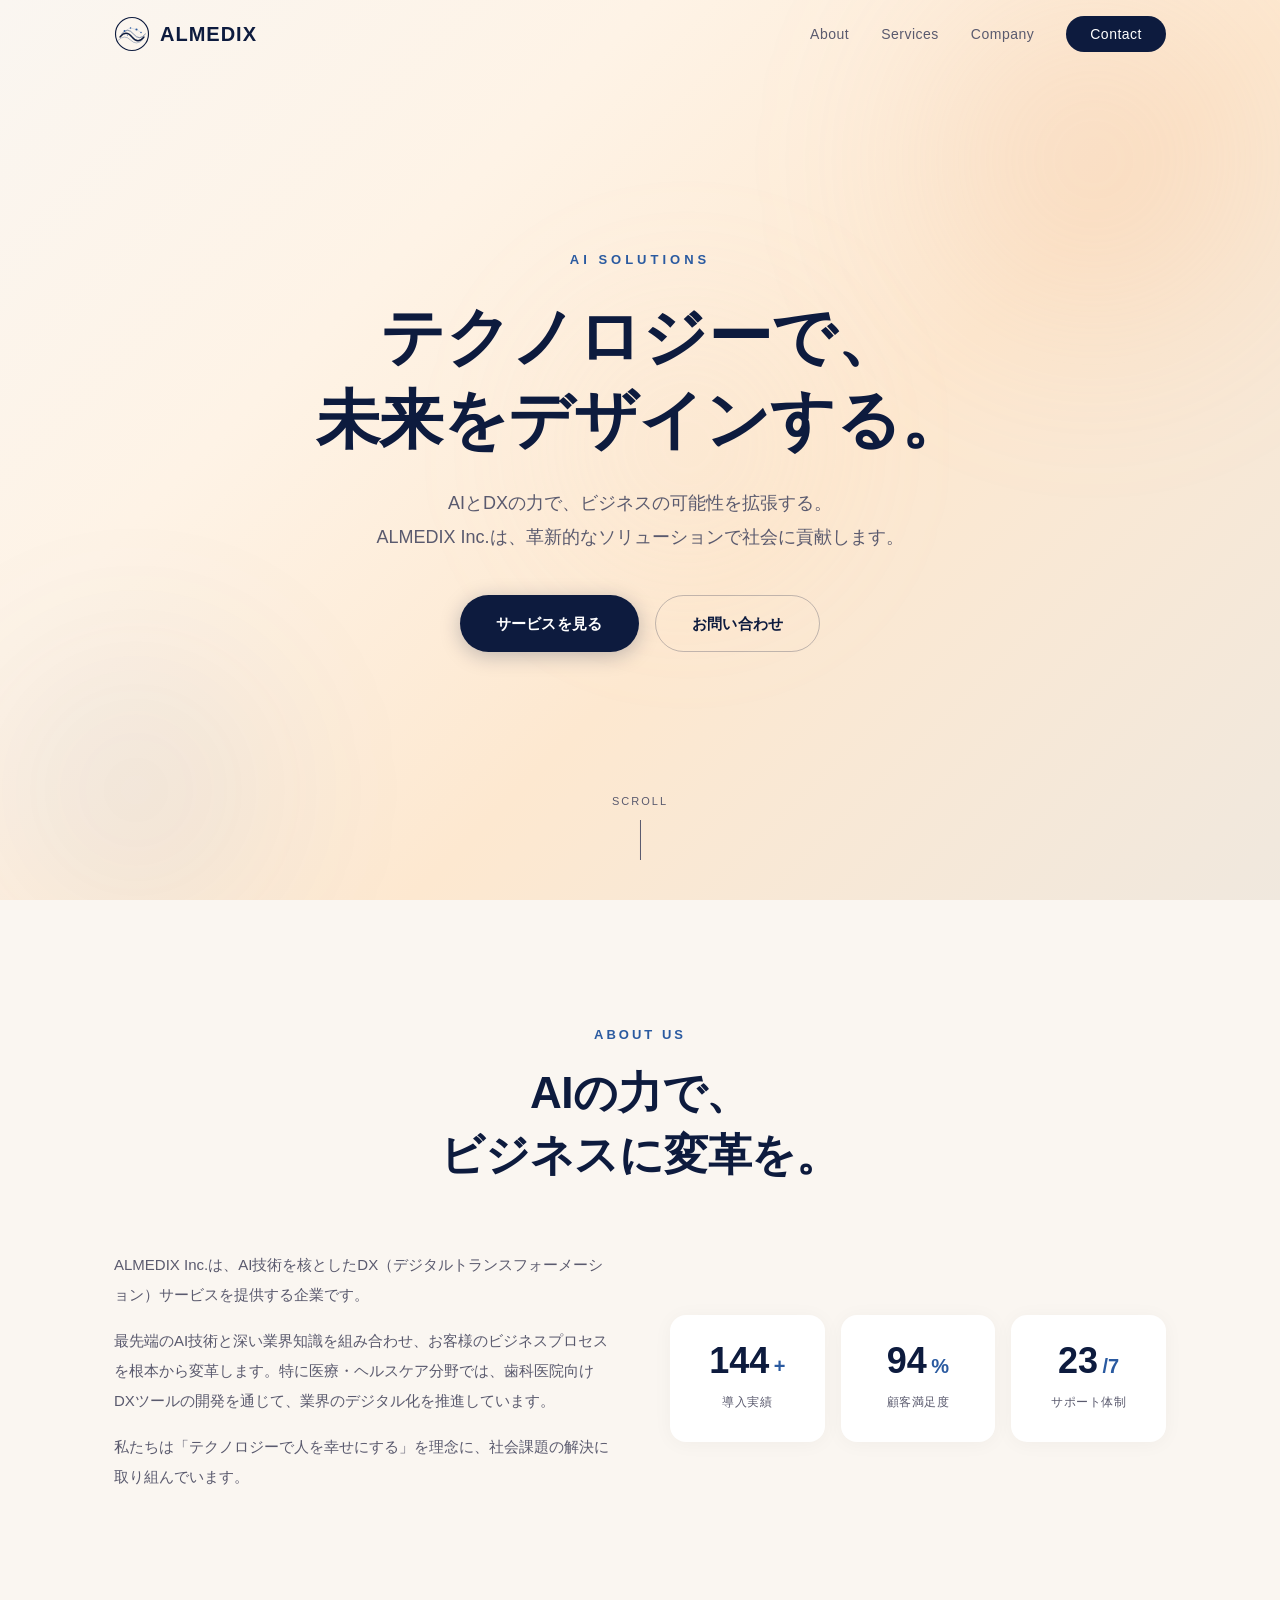
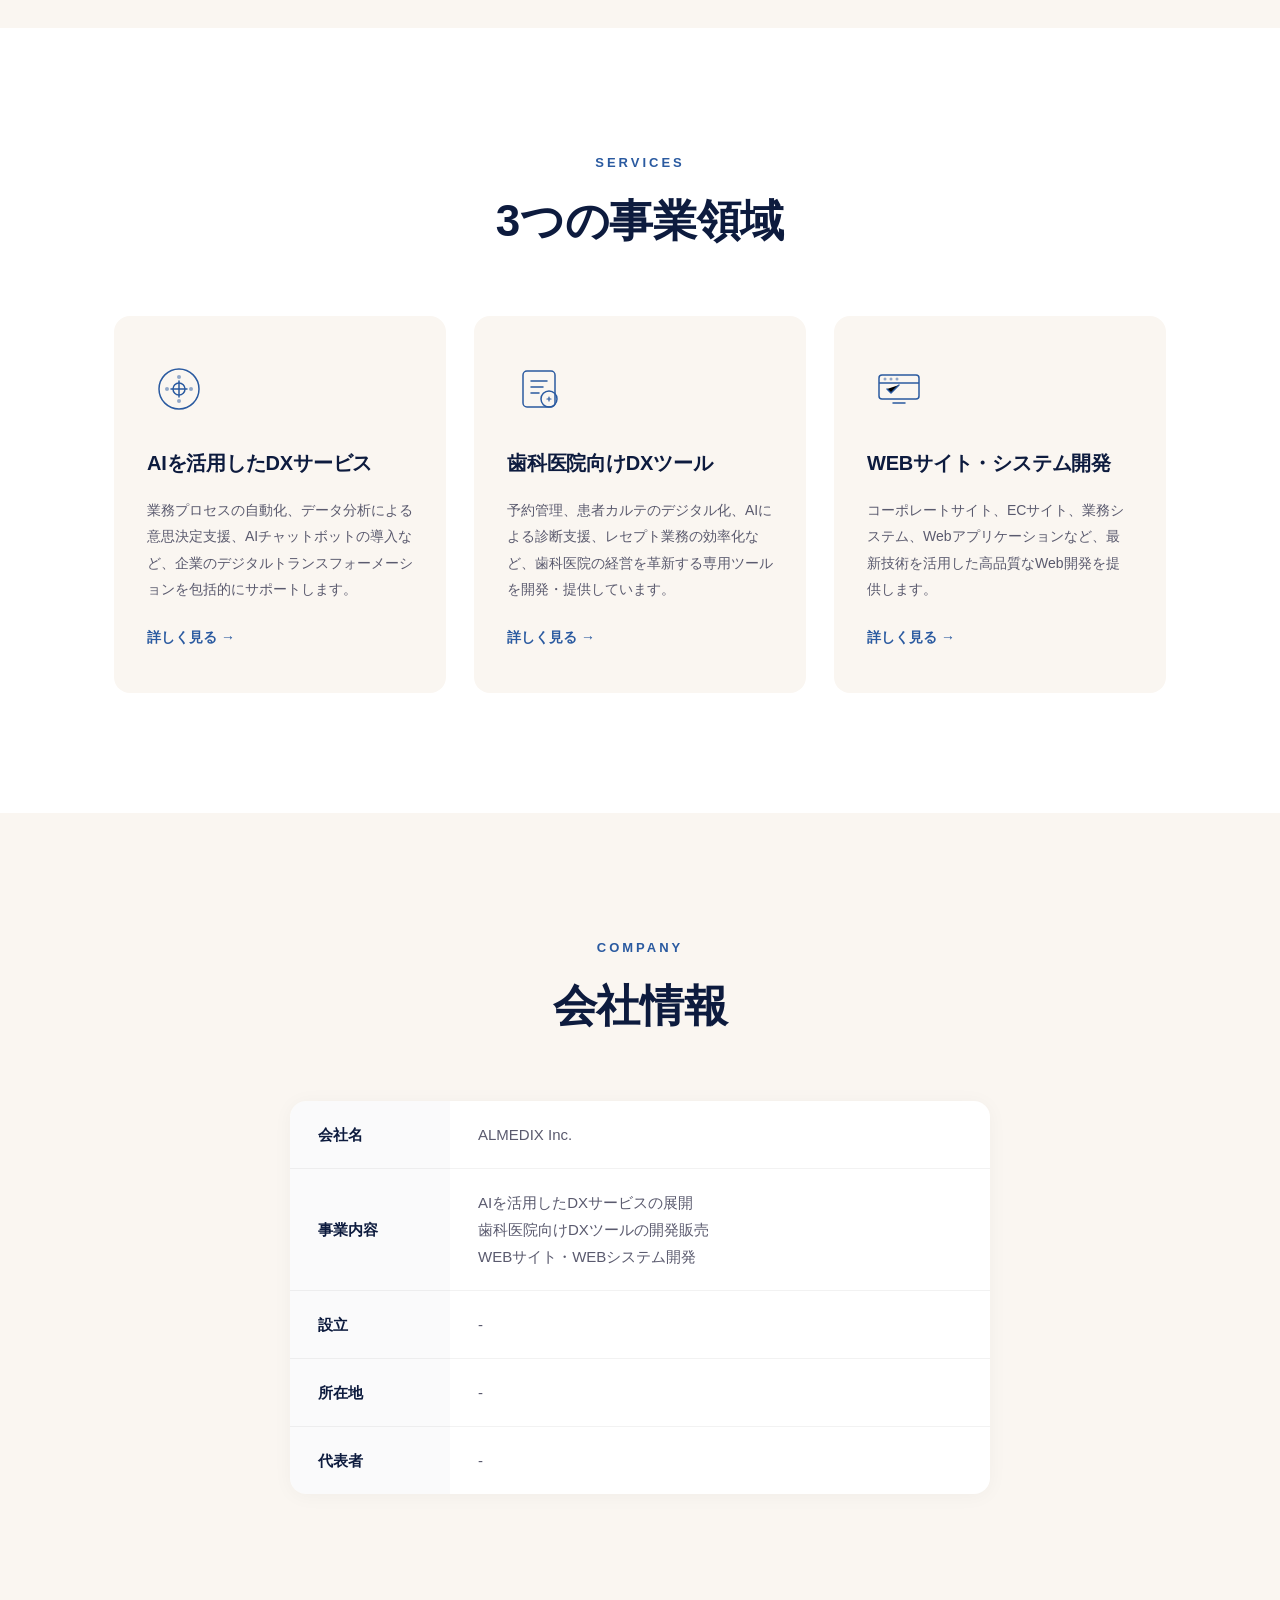
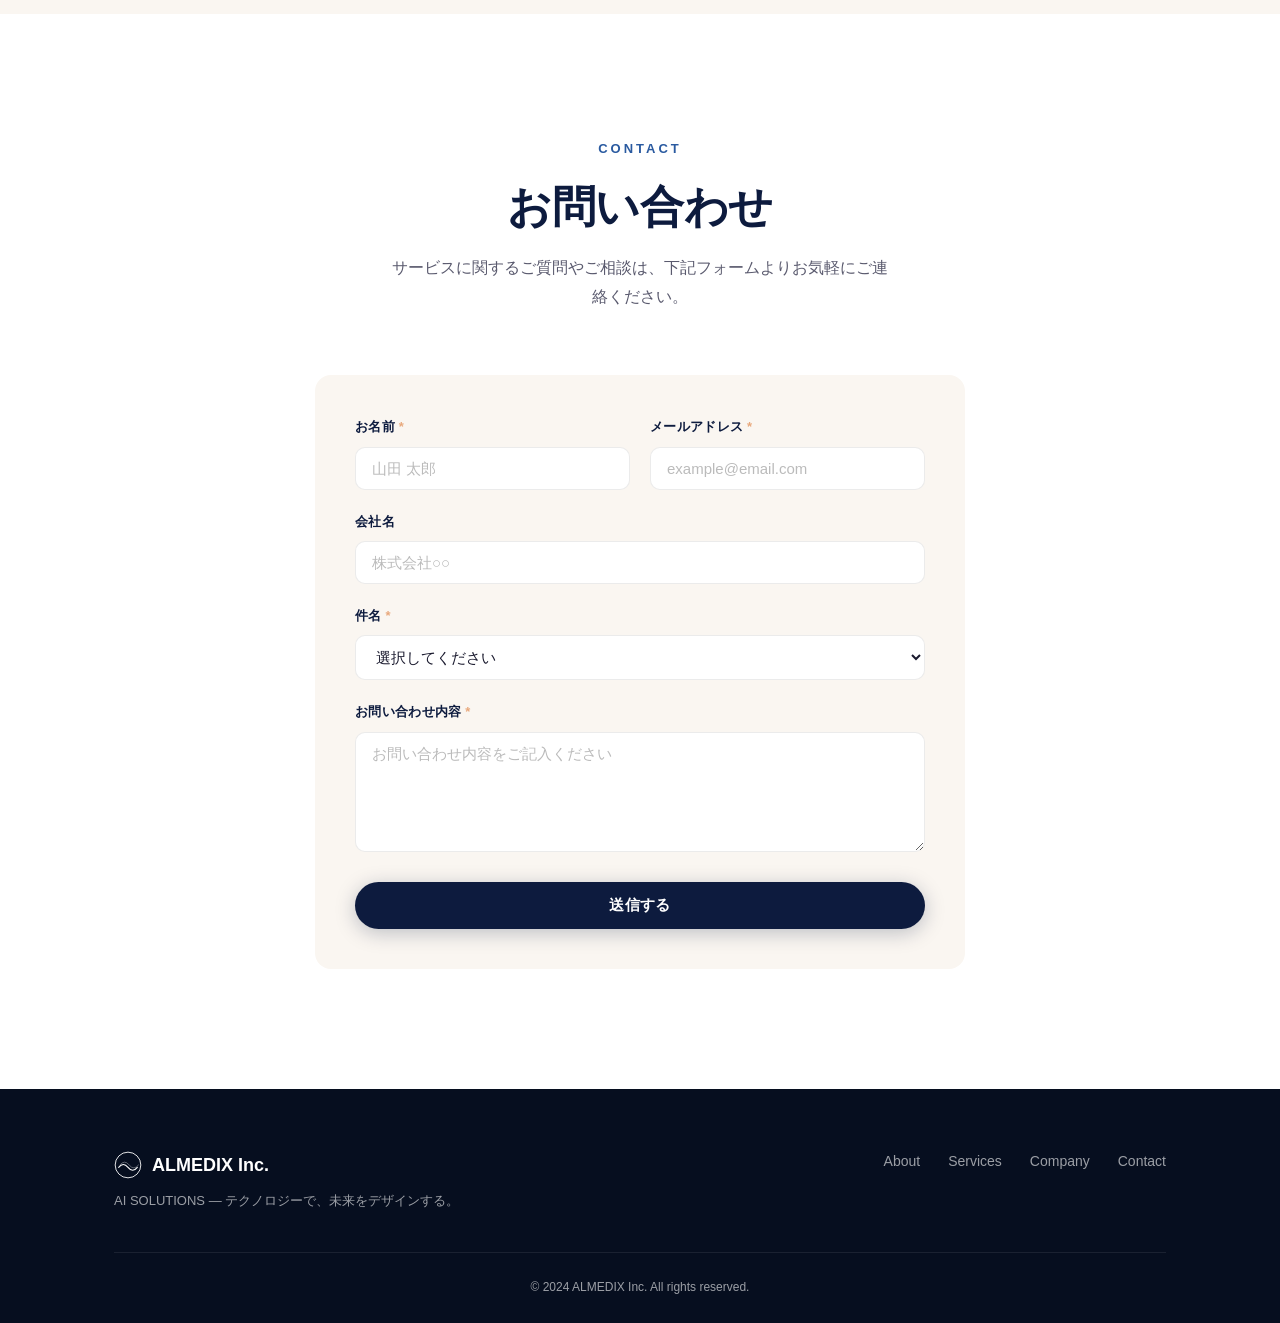
<file: index.html>
<!DOCTYPE html>
<html lang="ja">
<head>
<meta charset="UTF-8">
<meta name="viewport" content="width=device-width, initial-scale=1.0">
<title>ALMEDIX Inc. | AI SOLUTIONS</title>
<style>
/* ===== Reset & Base ===== */
*, *::before, *::after { margin: 0; padding: 0; box-sizing: border-box; }
:root {
  --navy: #0d1b3e; --navy-light: #1a3a6e; --navy-dark: #060e1f;
  --accent: #2a5aa0; --cream: #faf6f1; --cream-dark: #f0e8de;
  --warm: #e8a87c; --warm-light: #f5d5b8;
  --text: #1a1a2e; --text-light: #5a5a6e; --white: #ffffff;
  --radius: 16px; --transition: 0.3s cubic-bezier(0.4, 0, 0.2, 1);
}
html { scroll-behavior: smooth; font-size: 16px; }
body {
  font-family: "Helvetica Neue", "Noto Sans JP", Arial, sans-serif;
  color: var(--text); background: var(--cream); line-height: 1.8;
  overflow-x: hidden; -webkit-font-smoothing: antialiased;
}
a { text-decoration: none; color: inherit; }
img { max-width: 100%; display: block; }
.container { max-width: 1100px; margin: 0 auto; padding: 0 24px; }

/* Navigation */
.nav { position: fixed; top: 0; left: 0; right: 0; z-index: 1000; padding: 16px 0; transition: var(--transition); }
.nav.scrolled { background: rgba(255,255,255,0.85); backdrop-filter: blur(20px); -webkit-backdrop-filter: blur(20px); box-shadow: 0 1px 20px rgba(0,0,0,0.06); padding: 10px 0; }
.nav-inner { max-width: 1100px; margin: 0 auto; padding: 0 24px; display: flex; align-items: center; justify-content: space-between; }
.nav-logo { display: flex; align-items: center; gap: 10px; font-size: 20px; font-weight: 700; color: var(--navy); letter-spacing: 1px; }
.nav-links { display: flex; align-items: center; gap: 32px; list-style: none; }
.nav-links a { font-size: 14px; font-weight: 500; color: var(--text-light); transition: var(--transition); letter-spacing: 0.5px; }
.nav-links a:hover { color: var(--navy); }
.nav-cta { background: var(--navy) !important; color: var(--white) !important; padding: 10px 24px; border-radius: 100px; }
.nav-cta:hover { background: var(--navy-light) !important; }
.nav-toggle { display: none; flex-direction: column; gap: 5px; background: none; border: none; cursor: pointer; padding: 4px; }
.nav-toggle span { width: 24px; height: 2px; background: var(--navy); transition: var(--transition); border-radius: 2px; }
.nav-toggle.active span:nth-child(1) { transform: rotate(45deg) translate(5px, 5px); }
.nav-toggle.active span:nth-child(2) { opacity: 0; }
.nav-toggle.active span:nth-child(3) { transform: rotate(-45deg) translate(5px, -5px); }

/* Hero */
.hero { position: relative; min-height: 100vh; display: flex; align-items: center; justify-content: center; overflow: hidden; }
.hero-bg { position: absolute; inset: 0; z-index: 0; background: linear-gradient(135deg, var(--cream) 0%, #fef3e6 30%, #fde8d0 60%, var(--cream-dark) 100%); }
.gradient-orb { position: absolute; border-radius: 50%; filter: blur(80px); opacity: 0.5; animation: float 12s ease-in-out infinite; }
.orb-1 { width: 500px; height: 500px; top: -10%; right: -5%; background: radial-gradient(circle, rgba(232,168,124,0.5), transparent 70%); }
.orb-2 { width: 400px; height: 400px; bottom: -10%; left: -5%; background: radial-gradient(circle, rgba(42,90,160,0.2), transparent 70%); animation-delay: -4s; }
.orb-3 { width: 350px; height: 350px; top: 30%; left: 40%; background: radial-gradient(circle, rgba(245,213,184,0.4), transparent 70%); animation-delay: -8s; }
@keyframes float { 0%, 100% { transform: translate(0,0) scale(1); } 33% { transform: translate(30px,-30px) scale(1.05); } 66% { transform: translate(-20px,20px) scale(0.95); } }
.hero-content { position: relative; z-index: 1; text-align: center; padding: 0 24px; max-width: 800px; }
.hero-tag { font-size: 13px; font-weight: 600; letter-spacing: 4px; color: var(--accent); margin-bottom: 24px; text-transform: uppercase; }
.hero-title { font-size: clamp(36px, 6vw, 64px); font-weight: 800; line-height: 1.3; color: var(--navy); margin-bottom: 24px; letter-spacing: -0.5px; }
.hero-sub { font-size: clamp(15px, 2vw, 18px); color: var(--text-light); line-height: 1.9; margin-bottom: 40px; }
.hero-actions { display: flex; gap: 16px; justify-content: center; flex-wrap: wrap; }
.hero-scroll { position: absolute; bottom: 40px; left: 50%; transform: translateX(-50%); display: flex; flex-direction: column; align-items: center; gap: 8px; z-index: 1; }
.hero-scroll span { font-size: 11px; letter-spacing: 2px; color: var(--text-light); text-transform: uppercase; }
.scroll-line { width: 1px; height: 40px; background: var(--text-light); position: relative; overflow: hidden; }
.scroll-line::after { content: ''; position: absolute; top: -100%; left: 0; width: 100%; height: 100%; background: var(--navy); animation: scrollDown 2s ease-in-out infinite; }
@keyframes scrollDown { 0% { top: -100%; } 50% { top: 0; } 100% { top: 100%; } }

/* Buttons */
.btn { display: inline-flex; align-items: center; justify-content: center; padding: 14px 36px; border-radius: 100px; font-size: 15px; font-weight: 600; transition: var(--transition); cursor: pointer; border: none; letter-spacing: 0.3px; }
.btn-primary { background: var(--navy); color: var(--white); box-shadow: 0 4px 20px rgba(13,27,62,0.25); }
.btn-primary:hover { background: var(--navy-light); transform: translateY(-2px); box-shadow: 0 6px 30px rgba(13,27,62,0.3); }
.btn-secondary { background: transparent; color: var(--navy); border: 1.5px solid rgba(13,27,62,0.25); }
.btn-secondary:hover { border-color: var(--navy); background: rgba(13,27,62,0.04); transform: translateY(-2px); }
.btn-full { width: 100%; }

/* Sections */
.section { padding: 120px 0; }
.section-alt { background: var(--white); }
.section-header { text-align: center; margin-bottom: 64px; }
.section-tag { display: inline-block; font-size: 13px; font-weight: 600; letter-spacing: 3px; color: var(--accent); text-transform: uppercase; margin-bottom: 16px; }
.section-title { font-size: clamp(28px, 4vw, 44px); font-weight: 800; color: var(--navy); line-height: 1.4; letter-spacing: -0.3px; }
.section-desc { margin-top: 16px; color: var(--text-light); font-size: 16px; max-width: 500px; margin-left: auto; margin-right: auto; }

/* About */
.about-grid { display: grid; grid-template-columns: 1fr 1fr; gap: 60px; align-items: center; }
.about-text p { margin-bottom: 16px; color: var(--text-light); font-size: 15px; line-height: 2; }
.about-stats { display: grid; grid-template-columns: 1fr 1fr 1fr; gap: 16px; }
.stat-card { text-align: center; padding: 28px 12px; background: var(--white); border-radius: var(--radius); box-shadow: 0 2px 20px rgba(0,0,0,0.04); transition: var(--transition); }
.stat-card:hover { transform: translateY(-4px); box-shadow: 0 8px 30px rgba(0,0,0,0.08); }
.stat-number { font-size: 36px; font-weight: 800; color: var(--navy); display: inline; line-height: 1; }
.stat-suffix { font-size: 20px; font-weight: 700; color: var(--accent); }
.stat-label { display: block; margin-top: 8px; font-size: 12px; color: var(--text-light); letter-spacing: 0.5px; }

/* Services */
.services-grid { display: grid; grid-template-columns: repeat(3, 1fr); gap: 28px; }
.service-card { background: var(--cream); border-radius: var(--radius); padding: 40px 32px; transition: var(--transition); position: relative; overflow: hidden; border: 1px solid transparent; }
.service-card::before { content: ''; position: absolute; top: 0; left: 0; right: 0; height: 3px; background: linear-gradient(90deg, var(--accent), var(--warm)); transform: scaleX(0); transform-origin: left; transition: transform 0.4s cubic-bezier(0.4, 0, 0.2, 1); }
.service-card:hover { transform: translateY(-6px); box-shadow: 0 12px 40px rgba(0,0,0,0.08); border-color: rgba(42,90,160,0.1); }
.service-card:hover::before { transform: scaleX(1); }
.service-icon { width: 64px; height: 64px; margin-bottom: 24px; display: flex; align-items: center; justify-content: center; color: var(--accent); }
.service-card h3 { font-size: 20px; font-weight: 700; color: var(--navy); margin-bottom: 16px; letter-spacing: -0.2px; }
.service-card p { font-size: 14px; color: var(--text-light); line-height: 1.9; margin-bottom: 20px; }
.service-link { font-size: 14px; font-weight: 600; color: var(--accent); transition: var(--transition); }
.service-link:hover { color: var(--navy); letter-spacing: 1px; }

/* Company */
.company-table { max-width: 700px; margin: 0 auto; background: var(--white); border-radius: var(--radius); box-shadow: 0 2px 20px rgba(0,0,0,0.04); overflow: hidden; }
.company-table table { width: 100%; border-collapse: collapse; }
.company-table th, .company-table td { padding: 20px 28px; text-align: left; font-size: 15px; border-bottom: 1px solid rgba(0,0,0,0.05); }
.company-table tr:last-child th, .company-table tr:last-child td { border-bottom: none; }
.company-table th { width: 160px; font-weight: 600; color: var(--navy); background: rgba(13,27,62,0.02); white-space: nowrap; }
.company-table td { color: var(--text-light); line-height: 1.8; }

/* Contact */
.contact-form { max-width: 650px; margin: 0 auto; background: var(--cream); border-radius: var(--radius); padding: 40px; }
.form-row { display: grid; grid-template-columns: 1fr 1fr; gap: 20px; }
.form-group { margin-bottom: 20px; }
.form-group label { display: block; font-size: 13px; font-weight: 600; color: var(--navy); margin-bottom: 8px; letter-spacing: 0.3px; }
.required { color: var(--warm); }
.form-group input, .form-group select, .form-group textarea { width: 100%; padding: 12px 16px; border: 1.5px solid rgba(0,0,0,0.08); border-radius: 10px; font-size: 15px; font-family: inherit; background: var(--white); transition: var(--transition); color: var(--text); }
.form-group input:focus, .form-group select:focus, .form-group textarea:focus { outline: none; border-color: var(--accent); box-shadow: 0 0 0 4px rgba(42,90,160,0.08); }
.form-group textarea { resize: vertical; min-height: 120px; }
.form-group input::placeholder, .form-group textarea::placeholder { color: #bbb; }

/* Footer */
.footer { background: var(--navy-dark); color: rgba(255,255,255,0.6); padding: 60px 0 0; }
.footer-inner { display: flex; justify-content: space-between; align-items: flex-start; padding-bottom: 40px; border-bottom: 1px solid rgba(255,255,255,0.08); }
.footer-logo { display: flex; align-items: center; gap: 10px; font-size: 18px; font-weight: 700; color: var(--white); margin-bottom: 8px; }
.footer-tagline { font-size: 13px; }
.footer-links { display: flex; gap: 28px; }
.footer-links a { font-size: 14px; transition: var(--transition); }
.footer-links a:hover { color: var(--white); }
.footer-bottom { padding: 24px 0; text-align: center; font-size: 12px; }

/* Animations */
.fade-in { opacity: 0; transform: translateY(30px); transition: opacity 0.8s cubic-bezier(0.4,0,0.2,1), transform 0.8s cubic-bezier(0.4,0,0.2,1); }
.fade-in.visible { opacity: 1; transform: translateY(0); }

/* Responsive */
@media (max-width: 900px) { .services-grid { grid-template-columns: 1fr; } .about-grid { grid-template-columns: 1fr; gap: 40px; } }
@media (max-width: 768px) {
  .nav-toggle { display: flex; }
  .nav-links { position: fixed; top: 0; right: -100%; width: 70%; height: 100vh; background: var(--white); flex-direction: column; justify-content: center; gap: 24px; box-shadow: -4px 0 30px rgba(0,0,0,0.1); transition: right 0.4s cubic-bezier(0.4,0,0.2,1); padding: 24px; }
  .nav-links.open { right: 0; }
  .nav-links a { font-size: 18px; }
  .form-row { grid-template-columns: 1fr; }
  .section { padding: 80px 0; }
  .footer-inner { flex-direction: column; gap: 28px; }
  .company-table th { width: 110px; }
  .contact-form { padding: 28px 20px; }
}
@media (max-width: 480px) { .about-stats { grid-template-columns: 1fr; } .hero-title { font-size: 32px; } }
</style>
</head>
<body>

<!-- Navigation -->
<nav class="nav" id="nav">
  <div class="nav-inner">
    <a href="#hero" class="nav-logo">
      <svg class="logo-icon" viewBox="0 0 48 48" width="36" height="36">
        <circle cx="24" cy="24" r="22" fill="none" stroke="#0d1b3e" stroke-width="1.5"/>
        <path d="M8 28 Q16 18 24 28 Q32 38 40 28" fill="none" stroke="#0d1b3e" stroke-width="1.8" stroke-linecap="round"/>
        <path d="M10 24 Q18 14 26 24 Q34 34 42 24" fill="none" stroke="#1a3a6e" stroke-width="1.2" stroke-linecap="round" opacity="0.6"/>
        <path d="M6 32 Q14 24 22 32 Q30 40 38 32" fill="none" stroke="#1a3a6e" stroke-width="1" stroke-linecap="round" opacity="0.4"/>
        <circle cx="14" cy="20" r="1.2" fill="#2a5aa0"/>
        <circle cx="22" cy="16" r="1" fill="#2a5aa0"/>
        <circle cx="30" cy="18" r="1.4" fill="#2a5aa0"/>
        <circle cx="36" cy="22" r="1" fill="#2a5aa0"/>
        <circle cx="18" cy="26" r="0.8" fill="#2a5aa0" opacity="0.6"/>
        <line x1="14" y1="20" x2="22" y2="16" stroke="#2a5aa0" stroke-width="0.5" opacity="0.4"/>
        <line x1="22" y1="16" x2="30" y2="18" stroke="#2a5aa0" stroke-width="0.5" opacity="0.4"/>
        <line x1="30" y1="18" x2="36" y2="22" stroke="#2a5aa0" stroke-width="0.5" opacity="0.4"/>
      </svg>
      <span class="logo-text">ALMEDIX</span>
    </a>
    <button class="nav-toggle" id="navToggle" aria-label="メニュー">
      <span></span><span></span><span></span>
    </button>
    <ul class="nav-links" id="navLinks">
      <li><a href="#about">About</a></li>
      <li><a href="#services">Services</a></li>
      <li><a href="#company">Company</a></li>
      <li><a href="#contact" class="nav-cta">Contact</a></li>
    </ul>
  </div>
</nav>

<!-- Hero -->
<section class="hero" id="hero">
  <div class="hero-bg">
    <div class="gradient-orb orb-1"></div>
    <div class="gradient-orb orb-2"></div>
    <div class="gradient-orb orb-3"></div>
  </div>
  <div class="hero-content fade-in">
    <p class="hero-tag">AI SOLUTIONS</p>
    <h1 class="hero-title">テクノロジーで、<br>未来をデザインする。</h1>
    <p class="hero-sub">AIとDXの力で、ビジネスの可能性を拡張する。<br>ALMEDIX Inc.は、革新的なソリューションで社会に貢献します。</p>
    <div class="hero-actions">
      <a href="#services" class="btn btn-primary">サービスを見る</a>
      <a href="#contact" class="btn btn-secondary">お問い合わせ</a>
    </div>
  </div>
  <div class="hero-scroll">
    <span>Scroll</span>
    <div class="scroll-line"></div>
  </div>
</section>

<!-- About -->
<section class="section" id="about">
  <div class="container">
    <div class="section-header fade-in">
      <span class="section-tag">About Us</span>
      <h2 class="section-title">AIの力で、<br>ビジネスに変革を。</h2>
    </div>
    <div class="about-grid">
      <div class="about-text fade-in">
        <p>ALMEDIX Inc.は、AI技術を核としたDX（デジタルトランスフォーメーション）サービスを提供する企業です。</p>
        <p>最先端のAI技術と深い業界知識を組み合わせ、お客様のビジネスプロセスを根本から変革します。特に医療・ヘルスケア分野では、歯科医院向けDXツールの開発を通じて、業界のデジタル化を推進しています。</p>
        <p>私たちは「テクノロジーで人を幸せにする」を理念に、社会課題の解決に取り組んでいます。</p>
      </div>
      <div class="about-stats fade-in">
        <div class="stat-card">
          <span class="stat-number" data-count="150">0</span>
          <span class="stat-suffix">+</span>
          <span class="stat-label">導入実績</span>
        </div>
        <div class="stat-card">
          <span class="stat-number" data-count="98">0</span>
          <span class="stat-suffix">%</span>
          <span class="stat-label">顧客満足度</span>
        </div>
        <div class="stat-card">
          <span class="stat-number" data-count="24">0</span>
          <span class="stat-suffix">/7</span>
          <span class="stat-label">サポート体制</span>
        </div>
      </div>
    </div>
  </div>
</section>

<!-- Services -->
<section class="section section-alt" id="services">
  <div class="container">
    <div class="section-header fade-in">
      <span class="section-tag">Services</span>
      <h2 class="section-title">3つの事業領域</h2>
    </div>
    <div class="services-grid">
      <div class="service-card fade-in">
        <div class="service-icon">
          <svg viewBox="0 0 48 48" width="48" height="48"><circle cx="24" cy="24" r="20" fill="none" stroke="currentColor" stroke-width="1.5"/><path d="M16 24h16M24 16v16" stroke="currentColor" stroke-width="1.5" stroke-linecap="round"/><circle cx="24" cy="24" r="6" fill="none" stroke="currentColor" stroke-width="1.5"/><circle cx="24" cy="12" r="2" fill="currentColor" opacity="0.5"/><circle cx="36" cy="24" r="2" fill="currentColor" opacity="0.5"/><circle cx="24" cy="36" r="2" fill="currentColor" opacity="0.5"/><circle cx="12" cy="24" r="2" fill="currentColor" opacity="0.5"/></svg>
        </div>
        <h3>AIを活用したDXサービス</h3>
        <p>業務プロセスの自動化、データ分析による意思決定支援、AIチャットボットの導入など、企業のデジタルトランスフォーメーションを包括的にサポートします。</p>
        <a href="#contact" class="service-link">詳しく見る →</a>
      </div>
      <div class="service-card fade-in">
        <div class="service-icon">
          <svg viewBox="0 0 48 48" width="48" height="48"><rect x="8" y="6" width="32" height="36" rx="4" fill="none" stroke="currentColor" stroke-width="1.5"/><path d="M16 16h16M16 22h12M16 28h8" stroke="currentColor" stroke-width="1.5" stroke-linecap="round"/><circle cx="34" cy="34" r="8" fill="none" stroke="currentColor" stroke-width="1.5"/><path d="M32 34h4M34 32v4" stroke="currentColor" stroke-width="1.2" stroke-linecap="round"/></svg>
        </div>
        <h3>歯科医院向けDXツール</h3>
        <p>予約管理、患者カルテのデジタル化、AIによる診断支援、レセプト業務の効率化など、歯科医院の経営を革新する専用ツールを開発・提供しています。</p>
        <a href="#contact" class="service-link">詳しく見る →</a>
      </div>
      <div class="service-card fade-in">
        <div class="service-icon">
          <svg viewBox="0 0 48 48" width="48" height="48"><rect x="4" y="10" width="40" height="24" rx="3" fill="none" stroke="currentColor" stroke-width="1.5"/><line x1="4" y1="18" x2="44" y2="18" stroke="currentColor" stroke-width="1.5"/><circle cx="10" cy="14" r="1.5" fill="currentColor" opacity="0.5"/><circle cx="16" cy="14" r="1.5" fill="currentColor" opacity="0.5"/><circle cx="22" cy="14" r="1.5" fill="currentColor" opacity="0.5"/><path d="M12 24l4 4 8-8" stroke="currentColor" stroke-width="1.5" stroke-linecap="round" stroke-linejoin="round"/><line x1="18" y1="38" x2="30" y2="38" stroke="currentColor" stroke-width="1.5" stroke-linecap="round"/></svg>
        </div>
        <h3>WEBサイト・システム開発</h3>
        <p>コーポレートサイト、ECサイト、業務システム、Webアプリケーションなど、最新技術を活用した高品質なWeb開発を提供します。</p>
        <a href="#contact" class="service-link">詳しく見る →</a>
      </div>
    </div>
  </div>
</section>

<!-- Company -->
<section class="section" id="company">
  <div class="container">
    <div class="section-header fade-in">
      <span class="section-tag">Company</span>
      <h2 class="section-title">会社情報</h2>
    </div>
    <div class="company-table fade-in">
      <table>
        <tbody>
          <tr><th>会社名</th><td>ALMEDIX Inc.</td></tr>
          <tr><th>事業内容</th><td>
            AIを活用したDXサービスの展開<br>
            歯科医院向けDXツールの開発販売<br>
            WEBサイト・WEBシステム開発
          </td></tr>
          <tr><th>設立</th><td>-</td></tr>
          <tr><th>所在地</th><td>-</td></tr>
          <tr><th>代表者</th><td>-</td></tr>
        </tbody>
      </table>
    </div>
  </div>
</section>

<!-- Contact -->
<section class="section section-alt" id="contact">
  <div class="container">
    <div class="section-header fade-in">
      <span class="section-tag">Contact</span>
      <h2 class="section-title">お問い合わせ</h2>
      <p class="section-desc">サービスに関するご質問やご相談は、下記フォームよりお気軽にご連絡ください。</p>
    </div>
    <form class="contact-form fade-in" onsubmit="return false;">
      <div class="form-row">
        <div class="form-group">
          <label for="name">お名前 <span class="required">*</span></label>
          <input type="text" id="name" name="name" required placeholder="山田 太郎">
        </div>
        <div class="form-group">
          <label for="email">メールアドレス <span class="required">*</span></label>
          <input type="email" id="email" name="email" required placeholder="example@email.com">
        </div>
      </div>
      <div class="form-group">
        <label for="company-name">会社名</label>
        <input type="text" id="company-name" name="company-name" placeholder="株式会社○○">
      </div>
      <div class="form-group">
        <label for="subject">件名 <span class="required">*</span></label>
        <select id="subject" name="subject" required>
          <option value="">選択してください</option>
          <option value="dx">AIを活用したDXサービスについて</option>
          <option value="dental">歯科医院向けDXツールについて</option>
          <option value="web">WEBサイト・システム開発について</option>
          <option value="other">その他</option>
        </select>
      </div>
      <div class="form-group">
        <label for="message">お問い合わせ内容 <span class="required">*</span></label>
        <textarea id="message" name="message" rows="5" required placeholder="お問い合わせ内容をご記入ください"></textarea>
      </div>
      <button type="submit" class="btn btn-primary btn-full">送信する</button>
    </form>
  </div>
</section>

<!-- Footer -->
<footer class="footer">
  <div class="container">
    <div class="footer-inner">
      <div class="footer-brand">
        <div class="footer-logo">
          <svg class="logo-icon" viewBox="0 0 48 48" width="28" height="28">
            <circle cx="24" cy="24" r="22" fill="none" stroke="#fff" stroke-width="1.5"/>
            <path d="M8 28 Q16 18 24 28 Q32 38 40 28" fill="none" stroke="#fff" stroke-width="1.8" stroke-linecap="round"/>
            <path d="M10 24 Q18 14 26 24 Q34 34 42 24" fill="none" stroke="rgba(255,255,255,0.5)" stroke-width="1.2" stroke-linecap="round"/>
          </svg>
          <span>ALMEDIX Inc.</span>
        </div>
        <p class="footer-tagline">AI SOLUTIONS — テクノロジーで、未来をデザインする。</p>
      </div>
      <div class="footer-links">
        <a href="#about">About</a>
        <a href="#services">Services</a>
        <a href="#company">Company</a>
        <a href="#contact">Contact</a>
      </div>
    </div>
    <div class="footer-bottom">
      <p>&copy; 2024 ALMEDIX Inc. All rights reserved.</p>
    </div>
  </div>
</footer>

<script>
const nav=document.getElementById('nav');
window.addEventListener('scroll',()=>{nav.classList.toggle('scrolled',window.scrollY>50)});
const navToggle=document.getElementById('navToggle'),navLinks=document.getElementById('navLinks');
navToggle.addEventListener('click',()=>{navToggle.classList.toggle('active');navLinks.classList.toggle('open')});
navLinks.querySelectorAll('a').forEach(l=>{l.addEventListener('click',()=>{navToggle.classList.remove('active');navLinks.classList.remove('open')})});
const observer=new IntersectionObserver(e=>{e.forEach((en,i)=>{if(en.isIntersecting){setTimeout(()=>en.target.classList.add('visible'),i*100);observer.unobserve(en.target)}})},{threshold:0.15});
document.querySelectorAll('.fade-in').forEach(el=>observer.observe(el));
const countObs=new IntersectionObserver(e=>{e.forEach(en=>{if(en.isIntersecting){const el=en.target,t=parseInt(el.dataset.count,10),d=1500,s=performance.now();const a=n=>{const p=Math.min((n-s)/d,1);el.textContent=Math.floor((1-Math.pow(1-p,3))*t);if(p<1)requestAnimationFrame(a)};requestAnimationFrame(a);countObs.unobserve(el)}})},{threshold:0.5});
document.querySelectorAll('.stat-number[data-count]').forEach(el=>countObs.observe(el));
document.querySelectorAll('a[href^="#"]').forEach(a=>{a.addEventListener('click',e=>{e.preventDefault();const t=document.querySelector(a.getAttribute('href'));if(t)t.scrollIntoView({behavior:'smooth',block:'start'})})});
</script>
</body>
</html>
</file>
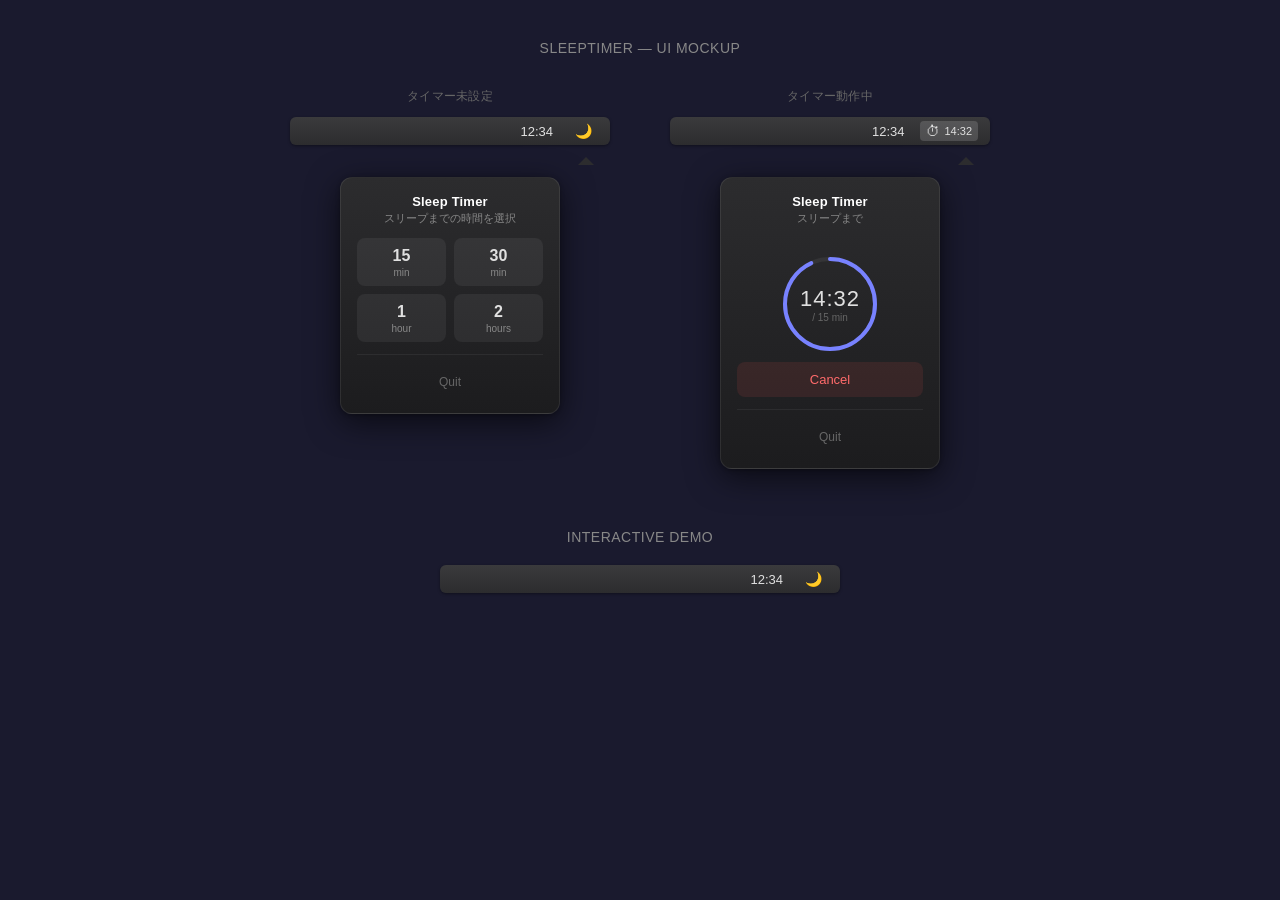
<file: prototype/ui-mockup.html>
<!DOCTYPE html>
<html lang="ja">
<head>
<meta charset="UTF-8">
<meta name="viewport" content="width=device-width, initial-scale=1.0">
<title>SleepTimer UI Mockup</title>
<style>
  * {
    margin: 0;
    padding: 0;
    box-sizing: border-box;
  }

  body {
    font-family: -apple-system, BlinkMacSystemFont, "SF Pro Text", "Helvetica Neue", sans-serif;
    background: #1a1a2e;
    display: flex;
    flex-direction: column;
    align-items: center;
    padding: 40px 20px;
    min-height: 100vh;
    color: #e0e0e0;
  }

  h1 {
    font-size: 14px;
    font-weight: 500;
    color: #888;
    margin-bottom: 32px;
    letter-spacing: 0.5px;
    text-transform: uppercase;
  }

  .scene {
    display: flex;
    gap: 60px;
    flex-wrap: wrap;
    justify-content: center;
  }

  .scene-item {
    display: flex;
    flex-direction: column;
    align-items: center;
    gap: 12px;
  }

  .scene-label {
    font-size: 12px;
    color: #666;
    letter-spacing: 0.3px;
  }

  /* ── Menu Bar ── */
  .menubar {
    width: 320px;
    height: 28px;
    background: linear-gradient(180deg, #3a3a3c, #2c2c2e);
    border-radius: 6px;
    display: flex;
    align-items: center;
    justify-content: flex-end;
    padding: 0 12px;
    gap: 16px;
    font-size: 13px;
    color: #e0e0e0;
    box-shadow: 0 1px 3px rgba(0,0,0,0.4);
  }

  .menubar-icon {
    font-size: 14px;
    cursor: pointer;
    padding: 2px 6px;
    border-radius: 4px;
    transition: background 0.15s;
    display: flex;
    align-items: center;
    gap: 4px;
  }

  .menubar-icon:hover {
    background: rgba(255,255,255,0.1);
  }

  .menubar-icon.active {
    background: rgba(255,255,255,0.15);
  }

  .menubar-timer-text {
    font-size: 11px;
    font-variant-numeric: tabular-nums;
    font-weight: 500;
  }

  .menubar-time {
    font-size: 13px;
    font-weight: 400;
  }

  /* ── Popover Arrow ── */
  .popover-arrow {
    width: 16px;
    height: 8px;
    position: relative;
  }

  .popover-arrow::after {
    content: '';
    position: absolute;
    top: 0;
    left: 50%;
    transform: translateX(-50%);
    width: 0;
    height: 0;
    border-left: 8px solid transparent;
    border-right: 8px solid transparent;
    border-bottom: 8px solid #2c2c2e;
  }

  /* ── Popover Window ── */
  .popover {
    width: 220px;
    background: linear-gradient(180deg, #2c2c2e, #1c1c1e);
    border-radius: 12px;
    border: 1px solid rgba(255,255,255,0.08);
    box-shadow: 0 8px 32px rgba(0,0,0,0.6), 0 1px 4px rgba(0,0,0,0.3);
    overflow: hidden;
  }

  .popover-header {
    padding: 16px 16px 12px;
    text-align: center;
  }

  .popover-header h2 {
    font-size: 13px;
    font-weight: 600;
    color: #ffffff;
    letter-spacing: 0.2px;
  }

  .popover-header .subtitle {
    font-size: 11px;
    color: #888;
    margin-top: 2px;
  }

  /* ── Timer Buttons Grid ── */
  .timer-grid {
    display: grid;
    grid-template-columns: 1fr 1fr;
    gap: 8px;
    padding: 0 16px;
  }

  .timer-btn {
    height: 48px;
    border: none;
    border-radius: 8px;
    background: rgba(255,255,255,0.06);
    color: #e0e0e0;
    font-size: 14px;
    font-weight: 500;
    font-family: inherit;
    cursor: pointer;
    transition: all 0.15s;
    display: flex;
    flex-direction: column;
    align-items: center;
    justify-content: center;
    gap: 1px;
  }

  .timer-btn:hover {
    background: rgba(120, 130, 255, 0.2);
    color: #a5adff;
  }

  .timer-btn:active {
    background: rgba(120, 130, 255, 0.3);
    transform: scale(0.97);
  }

  .timer-btn .value {
    font-size: 16px;
    font-weight: 600;
    line-height: 1.2;
  }

  .timer-btn .unit {
    font-size: 10px;
    font-weight: 400;
    color: #888;
  }

  .timer-btn:hover .unit {
    color: #a5adff;
  }

  /* ── Divider ── */
  .divider {
    height: 1px;
    background: rgba(255,255,255,0.06);
    margin: 12px 16px;
  }

  /* ── Quit Button ── */
  .quit-btn {
    display: block;
    width: calc(100% - 32px);
    margin: 0 16px 16px;
    padding: 8px;
    border: none;
    border-radius: 6px;
    background: transparent;
    color: #666;
    font-size: 12px;
    font-family: inherit;
    cursor: pointer;
    transition: all 0.15s;
    text-align: center;
  }

  .quit-btn:hover {
    background: rgba(255, 80, 80, 0.12);
    color: #ff6b6b;
  }

  /* ── Active Timer State ── */
  .timer-active-display {
    padding: 8px 16px 4px;
    text-align: center;
  }

  .timer-active-display .label {
    font-size: 11px;
    color: #888;
    margin-bottom: 8px;
  }

  .timer-active-display .countdown {
    font-size: 40px;
    font-weight: 300;
    font-variant-numeric: tabular-nums;
    color: #a5adff;
    letter-spacing: 2px;
    line-height: 1.2;
  }

  .timer-active-display .original {
    font-size: 11px;
    color: #555;
    margin-top: 4px;
  }

  /* ── Progress Ring ── */
  .progress-container {
    display: flex;
    justify-content: center;
    padding: 16px 0 4px;
  }

  .progress-ring {
    width: 100px;
    height: 100px;
    position: relative;
  }

  .progress-ring svg {
    transform: rotate(-90deg);
  }

  .progress-ring .bg {
    fill: none;
    stroke: rgba(255,255,255,0.06);
    stroke-width: 4;
  }

  .progress-ring .fg {
    fill: none;
    stroke: #7882ff;
    stroke-width: 4;
    stroke-linecap: round;
    stroke-dasharray: 283;
    stroke-dashoffset: 20;
    transition: stroke-dashoffset 1s linear;
  }

  .progress-ring .time-inside {
    position: absolute;
    top: 50%;
    left: 50%;
    transform: translate(-50%, -50%);
    text-align: center;
  }

  .progress-ring .time-inside .countdown-sm {
    font-size: 22px;
    font-weight: 400;
    font-variant-numeric: tabular-nums;
    color: #e0e0e0;
    letter-spacing: 1px;
  }

  .progress-ring .time-inside .unit-sm {
    font-size: 10px;
    color: #666;
  }

  /* ── Cancel Button ── */
  .cancel-btn {
    display: block;
    width: calc(100% - 32px);
    margin: 4px 16px 4px;
    padding: 10px;
    border: none;
    border-radius: 8px;
    background: rgba(255, 80, 80, 0.1);
    color: #ff6b6b;
    font-size: 13px;
    font-weight: 500;
    font-family: inherit;
    cursor: pointer;
    transition: all 0.15s;
    text-align: center;
  }

  .cancel-btn:hover {
    background: rgba(255, 80, 80, 0.2);
  }

  /* ── Interactive demo ── */
  .demo-section {
    margin-top: 60px;
    text-align: center;
  }

  .demo-section h1 {
    margin-bottom: 20px;
  }

  .demo-container {
    display: flex;
    flex-direction: column;
    align-items: center;
  }

  .demo-menubar {
    width: 400px;
  }

  .demo-popover-wrapper {
    display: flex;
    flex-direction: column;
    align-items: flex-end;
    width: 400px;
    padding-right: 28px;
  }

  .hidden {
    display: none;
  }
</style>
</head>
<body>

<!-- ===== Static Mockups ===== -->
<h1>SleepTimer — UI Mockup</h1>

<div class="scene">

  <!-- State 1: Idle -->
  <div class="scene-item">
    <div class="scene-label">タイマー未設定</div>
    <div class="menubar">
      <span class="menubar-time">12:34</span>
      <span class="menubar-icon">🌙</span>
    </div>
    <div class="popover-arrow" style="margin-right: 16px; align-self: flex-end;"></div>
    <div class="popover">
      <div class="popover-header">
        <h2>Sleep Timer</h2>
        <div class="subtitle">スリープまでの時間を選択</div>
      </div>
      <div class="timer-grid">
        <button class="timer-btn">
          <span class="value">15</span>
          <span class="unit">min</span>
        </button>
        <button class="timer-btn">
          <span class="value">30</span>
          <span class="unit">min</span>
        </button>
        <button class="timer-btn">
          <span class="value">1</span>
          <span class="unit">hour</span>
        </button>
        <button class="timer-btn">
          <span class="value">2</span>
          <span class="unit">hours</span>
        </button>
      </div>
      <div class="divider"></div>
      <button class="quit-btn">Quit</button>
    </div>
  </div>

  <!-- State 2: Timer Active -->
  <div class="scene-item">
    <div class="scene-label">タイマー動作中</div>
    <div class="menubar">
      <span class="menubar-time">12:34</span>
      <span class="menubar-icon active">⏱ <span class="menubar-timer-text">14:32</span></span>
    </div>
    <div class="popover-arrow" style="margin-right: 16px; align-self: flex-end;"></div>
    <div class="popover">
      <div class="popover-header">
        <h2>Sleep Timer</h2>
        <div class="subtitle">スリープまで</div>
      </div>
      <div class="progress-container">
        <div class="progress-ring">
          <svg width="100" height="100" viewBox="0 0 100 100">
            <circle class="bg" cx="50" cy="50" r="45"/>
            <circle class="fg" cx="50" cy="50" r="45"/>
          </svg>
          <div class="time-inside">
            <div class="countdown-sm">14:32</div>
            <div class="unit-sm">/ 15 min</div>
          </div>
        </div>
      </div>
      <button class="cancel-btn">Cancel</button>
      <div class="divider"></div>
      <button class="quit-btn">Quit</button>
    </div>
  </div>

</div>

<!-- ===== Interactive Demo ===== -->
<div class="demo-section">
  <h1>Interactive Demo</h1>
  <div class="demo-container">
    <div class="menubar demo-menubar">
      <span class="menubar-time">12:34</span>
      <span class="menubar-icon" id="demo-icon" onclick="togglePopover()">🌙</span>
    </div>
    <div class="demo-popover-wrapper">
      <div class="popover-arrow hidden" id="demo-arrow"></div>
      <div class="popover hidden" id="demo-popover">
        <div class="popover-header">
          <h2>Sleep Timer</h2>
          <div class="subtitle" id="demo-subtitle">スリープまでの時間を選択</div>
        </div>
        <div id="demo-idle">
          <div class="timer-grid">
            <button class="timer-btn" onclick="startTimer(15)">
              <span class="value">15</span>
              <span class="unit">min</span>
            </button>
            <button class="timer-btn" onclick="startTimer(30)">
              <span class="value">30</span>
              <span class="unit">min</span>
            </button>
            <button class="timer-btn" onclick="startTimer(60)">
              <span class="value">1</span>
              <span class="unit">hour</span>
            </button>
            <button class="timer-btn" onclick="startTimer(120)">
              <span class="value">2</span>
              <span class="unit">hours</span>
            </button>
          </div>
        </div>
        <div id="demo-active" class="hidden">
          <div class="progress-container">
            <div class="progress-ring">
              <svg width="100" height="100" viewBox="0 0 100 100">
                <circle class="bg" cx="50" cy="50" r="45"/>
                <circle class="fg" cx="50" cy="50" r="45" id="demo-ring"/>
              </svg>
              <div class="time-inside">
                <div class="countdown-sm" id="demo-countdown">00:00</div>
                <div class="unit-sm" id="demo-original"></div>
              </div>
            </div>
          </div>
          <button class="cancel-btn" onclick="cancelTimer()">Cancel</button>
        </div>
        <div class="divider"></div>
        <button class="quit-btn" onclick="togglePopover()">Quit</button>
      </div>
    </div>
  </div>
</div>

<script>
  let popoverOpen = false;
  let timerInterval = null;
  let remainingSeconds = 0;
  let totalSeconds = 0;

  const circumference = 2 * Math.PI * 45; // ~283

  function togglePopover() {
    popoverOpen = !popoverOpen;
    document.getElementById('demo-popover').classList.toggle('hidden', !popoverOpen);
    document.getElementById('demo-arrow').classList.toggle('hidden', !popoverOpen);
  }

  function startTimer(minutes) {
    totalSeconds = minutes * 60;

    // Demo: compress time (1 real second = 1 minute) for quick preview
    remainingSeconds = minutes;

    document.getElementById('demo-idle').classList.add('hidden');
    document.getElementById('demo-active').classList.remove('hidden');
    document.getElementById('demo-subtitle').textContent = 'スリープまで';

    const label = minutes >= 60 ? `${minutes / 60} hour${minutes > 60 ? 's' : ''}` : `${minutes} min`;
    document.getElementById('demo-original').textContent = `/ ${label}`;
    document.getElementById('demo-icon').innerHTML = `⏱ <span class="menubar-timer-text" id="demo-menubar-time"></span>`;
    document.getElementById('demo-icon').classList.add('active');

    updateDisplay();

    timerInterval = setInterval(() => {
      remainingSeconds--;
      if (remainingSeconds <= 0) {
        clearInterval(timerInterval);
        alert('💤 Macがスリープします');
        resetTimer();
        return;
      }
      updateDisplay();
    }, 1000);
  }

  function updateDisplay() {
    // Display as mm:ss for the demo (each second = 1 minute of real timer)
    const displayMin = Math.floor(remainingSeconds / 1);
    const mm = String(Math.floor(remainingSeconds * 60 / totalSeconds * (totalSeconds / 60))).padStart(2, '0');
    const ss = String(0).padStart(2, '0');

    const realMM = String(Math.floor(remainingSeconds / 60)).padStart(2, '0');
    const realSS = String(remainingSeconds % 60).padStart(2, '0');
    const displayText = `${realMM}:${realSS}`;

    document.getElementById('demo-countdown').textContent = displayText;

    const menubarTime = document.getElementById('demo-menubar-time');
    if (menubarTime) menubarTime.textContent = displayText;

    // Progress ring
    const progress = remainingSeconds / (totalSeconds / 60);
    const offset = circumference * (1 - progress);
    document.getElementById('demo-ring').style.strokeDasharray = circumference;
    document.getElementById('demo-ring').style.strokeDashoffset = offset;
  }

  function cancelTimer() {
    clearInterval(timerInterval);
    resetTimer();
  }

  function resetTimer() {
    document.getElementById('demo-idle').classList.remove('hidden');
    document.getElementById('demo-active').classList.add('hidden');
    document.getElementById('demo-subtitle').textContent = 'スリープまでの時間を選択';
    document.getElementById('demo-icon').innerHTML = '🌙';
    document.getElementById('demo-icon').classList.remove('active');
    remainingSeconds = 0;
    totalSeconds = 0;
  }
</script>

</body>
</html>
</file>
